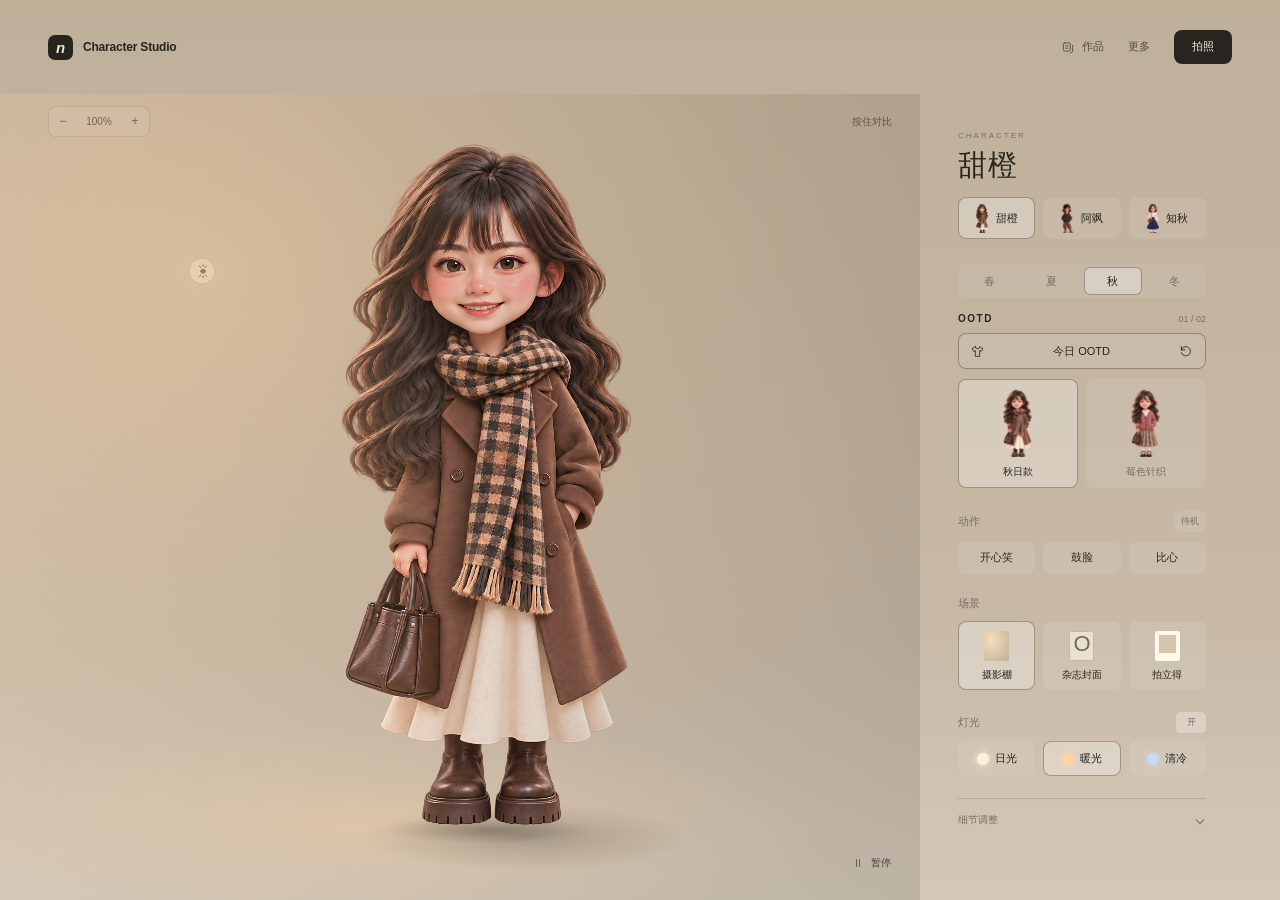
<file: index.html>
<!doctype html>
<html lang="zh-CN">
<head>
  <meta charset="UTF-8">
  <meta name="viewport" content="width=device-width, initial-scale=1">
  <meta name="theme-color" content="#d2c5b3">
  <meta name="description" content="A local character studio. Shape, light and export your character in your browser.">
  <title>甜橙 · Character Studio</title>
  <link rel="icon" href="assets/favicon.svg" type="image/svg+xml">
  <link rel="stylesheet" href="styles.css?v=mobile-v1">
</head>
<body>
  <svg class="icon-definitions" aria-hidden="true" xmlns="http://www.w3.org/2000/svg">
    <symbol id="i-upload" viewBox="0 0 24 24"><path d="M12 16V4m-4 4 4-4 4 4M5 16v4h14v-4"/></symbol>
    <symbol id="i-download" viewBox="0 0 24 24"><path d="M12 4v12m-4-4 4 4 4-4M5 16v4h14v-4"/></symbol>
    <symbol id="i-library" viewBox="0 0 24 24"><rect x="4" y="5" width="12" height="14" rx="2"/><path d="M20 9v10a3 3 0 0 1-3 3M8 10h4m-4 4h4"/></symbol>
    <symbol id="i-play" viewBox="0 0 24 24"><path d="m9 5 11 7-11 7Z"/></symbol>
    <symbol id="i-pause" viewBox="0 0 24 24"><path d="M9 5v14m6-14v14"/></symbol>
    <symbol id="i-reset" viewBox="0 0 24 24"><path d="M4 10a8 8 0 1 1 0 5m0-5V4m0 6h6"/></symbol>
    <symbol id="i-close" viewBox="0 0 24 24"><path d="m6 6 12 12M6 18 18 6"/></symbol>
    <symbol id="i-save" viewBox="0 0 24 24"><path d="M5 3h12l4 4v14H3V3h2m2 0v7h10V3M7 21v-7h10v7"/></symbol>
    <symbol id="i-target" viewBox="0 0 24 24"><circle cx="12" cy="12" r="7"/><path d="M12 2v4m0 12v4M2 12h4m12 0h4"/></symbol>
    <symbol id="i-trash" viewBox="0 0 24 24"><path d="M3 6h18M9 6V3h6v3M6 6l1 15h10l1-15M10 10v7m4-7v7"/></symbol>
    <symbol id="i-outfit" viewBox="0 0 24 24"><path d="m8 3-6 4 3 5 3-2v11h8V10l3 2 3-5-6-4a4 4 0 0 1-8 0Z"/></symbol>
  </svg>

  <header class="toolbar">
    <a class="brand" href="./" aria-label="角色摄影棚首页"><span class="brand-mark">n</span><span>Character Studio</span></a>
    <nav class="toolbar-actions" aria-label="Studio tools">
      <button id="libraryButton" aria-label="作品" class="toolbar-button" type="button"><svg><use href="#i-library"/></svg><span>作品</span><span id="versionCount" class="count" hidden>0</span></button>
      <details class="toolbar-more"><summary>更多</summary><div class="more-menu">
        <button id="uploadButton" type="button">上传角色</button>
        <button id="downloadButton" type="button">人物 PNG</button>
        <button id="saveButton" type="button">保存版本</button>
      </div></details>
      <button id="photoButton" class="save-button" type="button" disabled>拍照</button>
    </nav>
  </header>

  <main class="workspace" aria-label="Character studio">
    <section id="stage" class="stage" aria-label="Character preview">
      <div class="stage-tools">
        <div class="zoom-controls" aria-label="Preview zoom">
          <button id="zoomOut" type="button" aria-label="Zoom out">−</button>
          <button id="zoomReset" type="button" title="Reset zoom"><span id="zoomValue">100%</span></button>
          <button id="zoomIn" type="button" aria-label="Zoom in">+</button>
        </div>
        <button id="compareButton" class="compare-button" type="button" title="Hold to see the original character; keyboard: hold Space">按住对比</button>
      </div>

      <canvas id="previewCanvas" tabindex="0" aria-label="甜美女孩，点击或按回车互动"></canvas>
      <button id="lightHandle" class="light-handle" role="slider" aria-label="灯光位置" aria-valuemin="8" aria-valuemax="92" aria-valuenow="22" title="拖动光源；方向键也可调整" disabled>☀</button>
      <div id="countdown" class="countdown" role="status" aria-live="assertive" hidden></div>
      <div id="headRegion" class="head-region" hidden>
        <div class="head-region-circle" id="headMove" role="slider" tabindex="0" aria-label="Head region position" aria-valuemin="15" aria-valuemax="58" aria-valuenow="34" title="Drag to position the head region; arrow keys adjust it"><span>Head</span></div>
        <button id="headResize" type="button" class="head-handle" aria-label="Resize head region" title="Drag to adjust the head boundary"></button>
      </div>
      <div id="loading" class="loading"><span class="loading-dot"></span>准备中…</div>

      <div class="stage-footer">
        <p id="stageHint" class="sr-only">点击人物互动，拖动光源调整灯光</p>
        <button id="demoButton" class="demo-button" type="button" aria-pressed="false"><svg aria-hidden="true"><use id="demoIcon" href="#i-pause"/></svg><span id="demoLabel">暂停</span></button>
      </div>
    </section>

    <aside class="settings" aria-label="Character controls">
      <div class="settings-title"><p>CHARACTER</p><h1 id="characterName">甜橙</h1><div id="characterPicker" class="character-picker" role="group" aria-label="Choose a character"></div><p id="personality" class="sr-only"></p></div>
      <div id="mobileTabs" class="mobile-tabs" role="tablist" aria-label="摄影棚控制" hidden>
        <button id="mobile-tab-outfits" type="button" role="tab" aria-controls="mobile-panel-outfits" aria-selected="true">穿搭</button>
        <button id="mobile-tab-responses" type="button" role="tab" aria-controls="mobile-panel-responses" aria-selected="false" tabindex="-1">动作</button>
        <button id="mobile-tab-atmosphere" type="button" role="tab" aria-controls="mobile-panel-atmosphere" aria-selected="false" tabindex="-1">氛围</button>
      </div>
      <div id="mobile-panel-outfits" class="mobile-panel">
      <section id="wardrobe" class="wardrobe" aria-label="OOTD outfits" aria-busy="false">
        <div id="seasonPicker" class="season-picker" role="group" aria-label="选择季节"></div>
        <div class="wardrobe-heading"><h2>OOTD</h2><span id="outfitCounter">—</span></div>
        <button id="outfitButton" class="outfit-button" type="button" disabled><svg><use href="#i-outfit"/></svg><span>今日 OOTD</span><svg class="outfit-arrow" aria-hidden="true"><use href="#i-reset"/></svg></button>
        <div id="outfitList" class="outfit-list" role="group" aria-label="Choose an outfit"></div>
        <p id="outfitStatus" class="outfit-status sr-only" role="status" aria-live="polite">秋日款 · Autumn layers</p>
      </section>
      </div>
      <div id="mobile-panel-responses" class="mobile-panel">
      <section id="responseSection" class="studio-section" aria-label="角色回应">
        <div class="section-heading"><h2>动作</h2><button id="idleButton" type="button" aria-pressed="true">待机开启</button></div>
        <div id="responseButtons" class="segmented" role="group" aria-label="选择人物回应"></div>
        <p id="responseStatus" class="section-note sr-only" role="status" aria-live="polite">待机 · 呼吸与眨眼</p>
      </section>
      </div>
      <div id="mobile-panel-atmosphere" class="mobile-panel">
      <section class="studio-section" aria-label="摄影场景">
        <div class="section-heading"><h2>场景</h2></div>
        <div id="sceneButtons" class="scene-buttons" role="group" aria-label="选择场景">
          <button type="button" data-scene="studio" aria-pressed="true"><i class="scene-icon scene-studio"></i>摄影棚</button>
          <button type="button" data-scene="magazine" aria-pressed="false"><i class="scene-icon scene-magazine" aria-hidden="true">O</i>杂志封面</button>
          <button type="button" data-scene="polaroid" aria-pressed="false"><i class="scene-icon scene-polaroid"></i>拍立得</button>
        </div>
      </section>
      <fieldset class="palette-control studio-light"><legend>灯光 <button id="lightToggle" type="button" aria-pressed="true" aria-label="切换灯光">开</button></legend>
        <div id="lightPresets" class="light-presets" role="group" aria-label="灯光风格">
          <button type="button" data-light="day" aria-pressed="false"><i style="--light:#fff1d8"></i>日光</button>
          <button type="button" data-light="warm" aria-pressed="true"><i style="--light:#ffd4a4"></i>暖光</button>
          <button type="button" data-light="cool" aria-pressed="false"><i style="--light:#c6d9ed"></i>清冷</button>
        </div>
      </fieldset>
      <details id="advancedSettings" class="advanced-settings"><summary>细节调整</summary>
      <div class="advanced-light">
        <div id="lightPalette" class="palette" aria-label="自定义光色"></div>
        <label class="intensity-control" for="lightIntensity"><span>亮度</span><input id="lightIntensity" type="range" min="0" max="100" value="55" aria-label="灯光亮度"></label>
        <div class="light-directions"><button id="leftLight" type="button" aria-pressed="true">左侧</button><button id="rightLight" type="button" aria-pressed="false">右侧</button><span id="lightPosition" class="sr-only"></span></div>
      </div>
      <div class="daily-locks"><label><input id="lockOutfit" type="checkbox">固定穿搭</label><label><input id="lockScene" type="checkbox">固定场景</label></div>
      <button id="outfitCompare" type="button" class="detail-button">对比穿搭</button>
      <div class="range-control">
        <div class="control-heading"><label for="headSize">头部</label><button id="headRegionButton" class="small-icon-button" type="button" aria-label="Adjust head region" aria-pressed="false" title="Adjust the head region"><svg><use href="#i-target"/></svg></button></div>
        <input id="headSize" type="range" min="-100" max="100" value="0" aria-label="头部">
        <div class="range-endpoints"><span>小</span><span>大</span></div>
      </div>
      <div class="range-control">
        <div class="control-heading"><label for="bodyShape">身形</label><output id="bodyShapeOutput" for="bodyShape"></output></div>
        <input id="bodyShape" type="range" min="-100" max="100" value="0" aria-label="身形">
        <div class="range-endpoints"><span>纤细</span><span>饱满</span></div>
      </div>
      <div class="range-control">
        <div class="control-heading"><label for="height">身高</label><output id="heightOutput" for="height"></output></div>
        <input id="height" type="range" min="-100" max="100" value="0" aria-label="身高">
        <div class="range-endpoints"><span>矮</span><span>高</span></div>
      </div>

      <fieldset class="palette-control background-control"><legend>底色与 PNG 背景</legend><div id="backgroundPalette" class="palette"></div></fieldset>
      <button id="resetButton" class="reset-button" type="button"><svg><use href="#i-reset"/></svg>恢复原样</button>
      </details>
      </div>
    </aside>
  </main>
  <div id="cameraControls" class="camera-controls" hidden>
    <div id="cameraResponses" class="segmented" role="group" aria-label="拍照动作"></div>
    <button id="exitCamera" type="button">← 返回</button>
    <div class="segmented" role="group" aria-label="拍照构图"><button id="fullCrop" type="button" aria-pressed="true">全身</button><button id="halfCrop" type="button" aria-pressed="false">半身</button></div>
    <details class="camera-options"><summary>构图</summary><div class="camera-popover">
      <div class="segmented" role="group" aria-label="照片比例"><button type="button" data-ratio="portrait" aria-pressed="true">4:5</button><button type="button" data-ratio="square" aria-pressed="false">1:1</button><button type="button" data-ratio="wallpaper" aria-pressed="false">9:16</button></div>
      <label class="intensity-control">大小<input id="photoScale" type="range" min="75" max="120" value="100" aria-label="人物大小"></label>
      <input id="photoCaption" type="text" maxlength="26" placeholder="照片标题" aria-label="照片标题">
      <div class="caption-options"><label><input id="photoDate" type="checkbox">日期</label><button id="resetComposition" type="button">居中</button></div>
    </div></details>
    <button id="captureButton" class="save-button" type="button">● 拍摄</button>
    <button id="cancelCapture" type="button" hidden>取消</button>
  </div>
  <dialog id="photoDialog" class="photo-dialog" aria-labelledby="photoTitle">
    <div class="library-header"><div><p>YOUR OOTD</p><h2 id="photoTitle">这一刻</h2></div><button id="closePhoto" class="small-icon-button" type="button" aria-label="关闭照片"><svg><use href="#i-close"/></svg></button></div>
    <img id="photoResult" alt="角色照片">
    <div class="photo-actions"><button id="retakePhoto" class="secondary-button" type="button">调整重拍</button><button id="savePhoto" class="secondary-button" type="button">收藏</button><button id="downloadPhoto" class="save-button" type="button">下载照片</button></div>

  </dialog>

  <dialog id="libraryDialog" class="library-dialog" aria-labelledby="libraryTitle">
    <div class="library-header"><div><p>COLLECTION</p><h2 id="libraryTitle">作品</h2></div><button id="closeLibrary" class="small-icon-button" type="button" aria-label="Close saved versions"><svg><use href="#i-close"/></svg></button></div>
    <div class="library-tabs segmented" role="group" aria-label="作品分类"><button type="button" data-library="photos" aria-pressed="true">照片</button><button type="button" data-library="versions" aria-pressed="false">版本</button><button type="button" data-library="characters" aria-pressed="false">角色</button></div>
    <div id="libraryList" class="library-list"></div>

  </dialog>
  <dialog id="outfitCompareDialog" class="outfit-compare-dialog" aria-labelledby="compareTitle"><div class="library-header"><h2 id="compareTitle">穿搭</h2><button id="closeOutfitCompare" class="small-icon-button" type="button" aria-label="关闭穿搭对比"><svg><use href="#i-close"/></svg></button></div><div id="outfitCompareList" class="outfit-compare-list"></div></dialog>
  <input id="fileInput" type="file" accept="image/png,image/jpeg,image/webp" hidden>
  <input id="customLight" type="color" value="#b28eff" class="hidden-color" tabindex="-1" aria-label="Custom light colour">
  <a id="downloadLink" hidden download="sweet-girl.png">Download prepared PNG</a>
  <img id="exportImage" hidden alt="Prepared PNG export">
  <div id="toast" class="toast" role="status" aria-live="polite" hidden></div>
  <noscript><p class="noscript">Enable JavaScript to use the character studio.</p></noscript>
  <script id="studioBootstrap">
    (async function () {
      // Load dependencies in order so a dropped request cannot start an incomplete app.
      const files=['js/mobile-layout.js','js/model.js','js/renderer.js','js/storage.js','js/wardrobe.js','js/studio-model.js','js/studio-effects.js','js/studio-controller.js','js/app.js'];
      function load(src) {
        return new Promise((resolve,reject) => {
          const script=document.createElement('script');let settled=false;
          const finish=success => {
            if(settled)return;settled=true;clearTimeout(timer);
            if(success)resolve();else{script.remove();reject(new Error('Script load failed: '+src));}
          };
          const timer=setTimeout(()=>finish(false),8000);
          script.src=src;script.onload=()=>finish(true);script.onerror=()=>finish(false);
          document.head.appendChild(script);
        });
      }
      try {
        for(const file of files) {
          for(let attempt=0;attempt<3;attempt++) {
            try{await load(file+(attempt?'?retry='+attempt+'&t='+Date.now():''));break;}
            catch(error){if(attempt===2)throw error;}
          }
        }
      } catch(error) {
        console.error(error);
        const loading=document.getElementById('loading'),reload=document.createElement('button');
        reload.type='button';reload.textContent='重新加载';reload.className='save-button';reload.onclick=()=>location.reload();
        loading.setAttribute('role','alert');loading.replaceChildren(document.createTextNode('加载未完成'),reload);
      }
    })();
  </script>
</body>
</html>
</file>
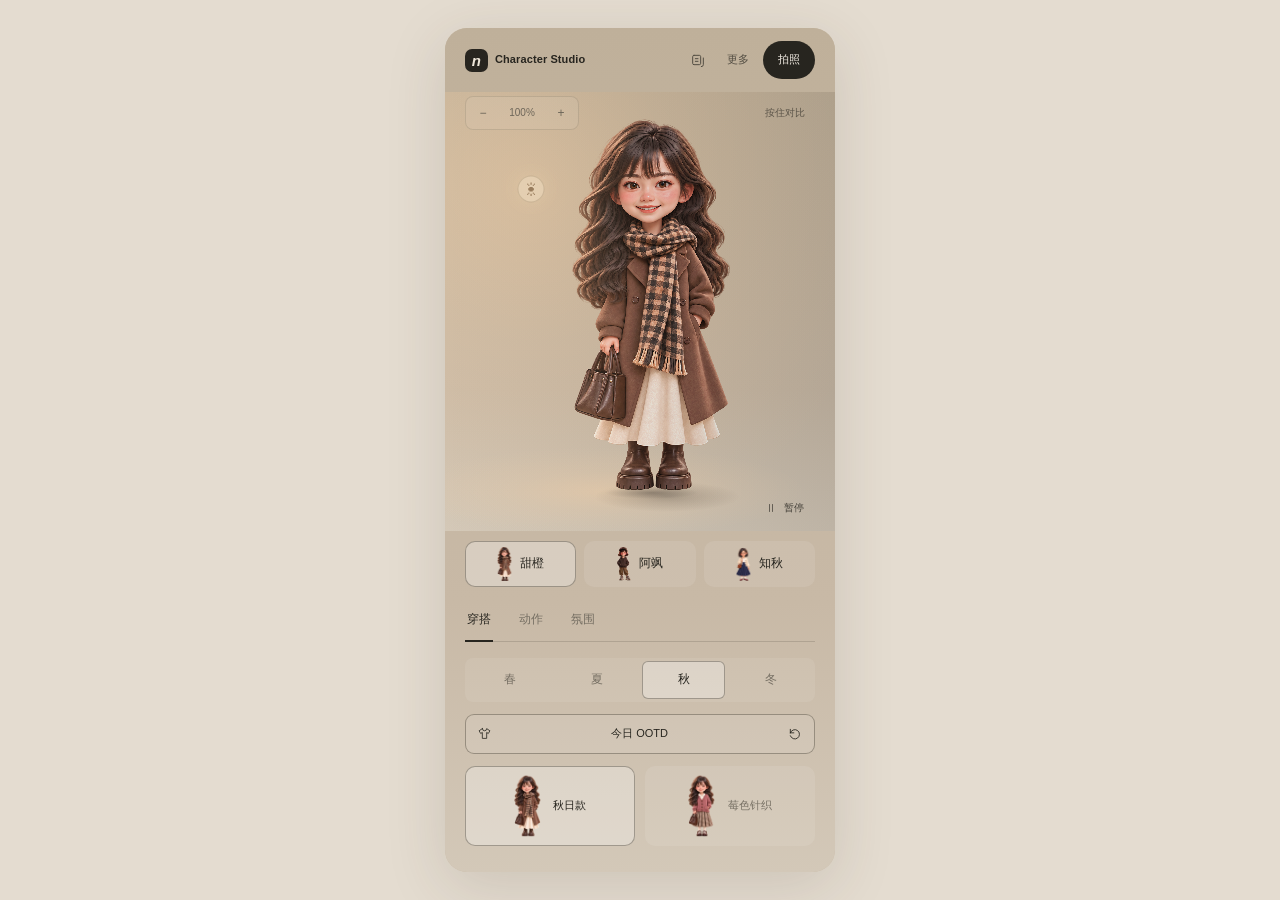
<file: previews/mobile/index.html>
<!doctype html>
<html lang="zh-CN"><meta charset="utf-8"><meta name="viewport" content="width=device-width,initial-scale=1"><title>手机排布预览 · Character Studio</title>
<style>html,body{margin:0;background:#e4dcd0;min-height:100%;font-family:Arial,sans-serif}body{display:grid;place-items:center;min-height:100svh}iframe{display:block;width:390px;height:844px;max-width:100vw;border:0;border-radius:22px;box-shadow:0 14px 60px #45372826;margin:24px 0}@media(max-width:600px){iframe{width:100vw;height:100svh;border-radius:0;margin:0;box-shadow:none}}</style>
<iframe src="studio.html" title="手机穿搭摄影棚预览"></iframe>
</html>
</file>
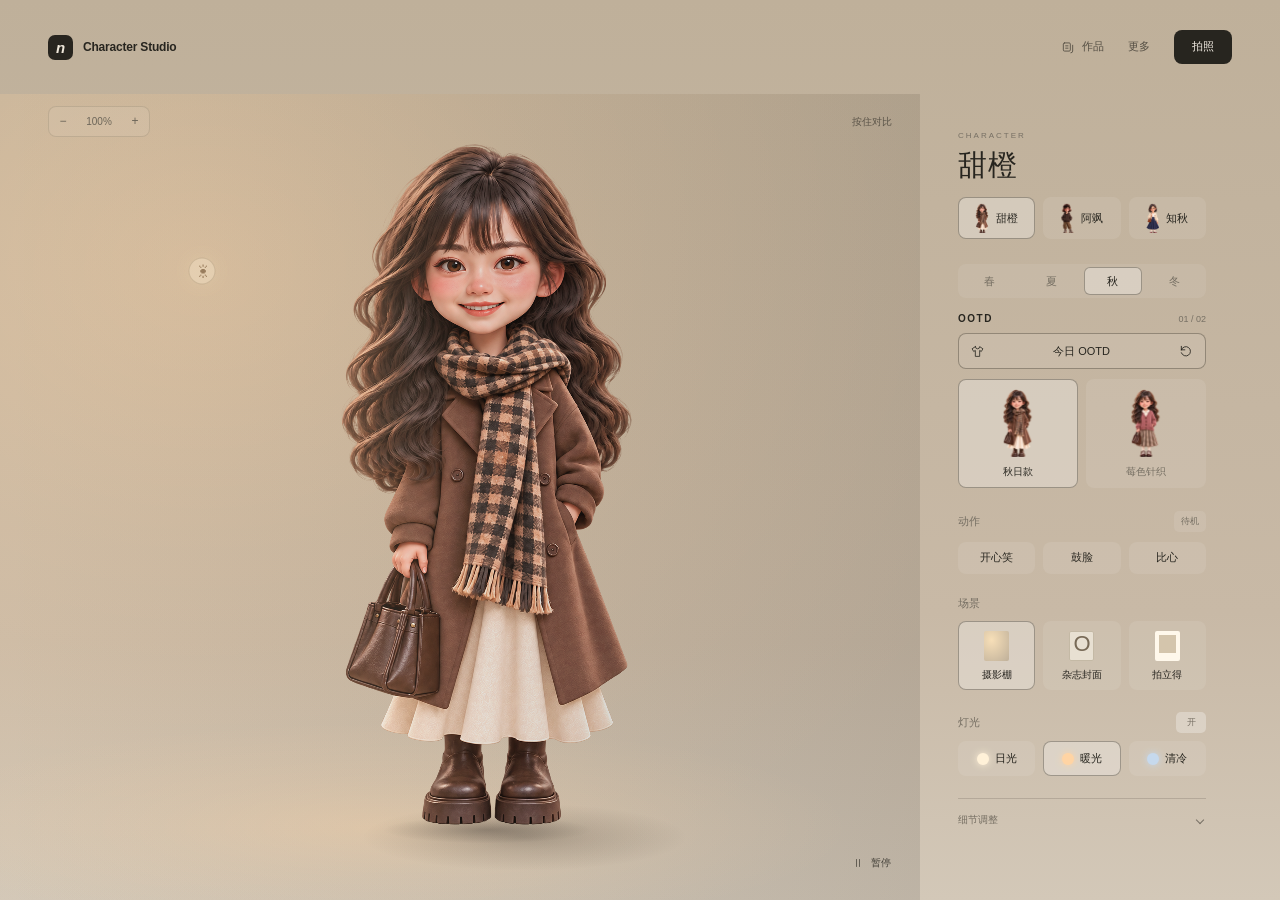
<file: previews/mobile/studio.html>
<!doctype html>
<html lang="zh-CN">
<head>
  <meta charset="UTF-8">
  <base href="../../">
  <meta name="viewport" content="width=device-width, initial-scale=1">
  <meta name="theme-color" content="#d2c5b3">
  <meta name="description" content="A local character studio. Shape, light and export your character in your browser.">
  <title>手机排布预览 · Character Studio</title>
  <link rel="icon" href="assets/favicon.svg" type="image/svg+xml">
  <link rel="stylesheet" href="styles.css?v=mobile-v1">
</head>
<body>
  <svg class="icon-definitions" aria-hidden="true" xmlns="http://www.w3.org/2000/svg">
    <symbol id="i-upload" viewBox="0 0 24 24"><path d="M12 16V4m-4 4 4-4 4 4M5 16v4h14v-4"/></symbol>
    <symbol id="i-download" viewBox="0 0 24 24"><path d="M12 4v12m-4-4 4 4 4-4M5 16v4h14v-4"/></symbol>
    <symbol id="i-library" viewBox="0 0 24 24"><rect x="4" y="5" width="12" height="14" rx="2"/><path d="M20 9v10a3 3 0 0 1-3 3M8 10h4m-4 4h4"/></symbol>
    <symbol id="i-play" viewBox="0 0 24 24"><path d="m9 5 11 7-11 7Z"/></symbol>
    <symbol id="i-pause" viewBox="0 0 24 24"><path d="M9 5v14m6-14v14"/></symbol>
    <symbol id="i-reset" viewBox="0 0 24 24"><path d="M4 10a8 8 0 1 1 0 5m0-5V4m0 6h6"/></symbol>
    <symbol id="i-close" viewBox="0 0 24 24"><path d="m6 6 12 12M6 18 18 6"/></symbol>
    <symbol id="i-save" viewBox="0 0 24 24"><path d="M5 3h12l4 4v14H3V3h2m2 0v7h10V3M7 21v-7h10v7"/></symbol>
    <symbol id="i-target" viewBox="0 0 24 24"><circle cx="12" cy="12" r="7"/><path d="M12 2v4m0 12v4M2 12h4m12 0h4"/></symbol>
    <symbol id="i-trash" viewBox="0 0 24 24"><path d="M3 6h18M9 6V3h6v3M6 6l1 15h10l1-15M10 10v7m4-7v7"/></symbol>
    <symbol id="i-outfit" viewBox="0 0 24 24"><path d="m8 3-6 4 3 5 3-2v11h8V10l3 2 3-5-6-4a4 4 0 0 1-8 0Z"/></symbol>
  </svg>

  <header class="toolbar">
    <a class="brand" href="previews/mobile/studio.html" aria-label="角色摄影棚首页"><span class="brand-mark">n</span><span>Character Studio</span></a>
    <nav class="toolbar-actions" aria-label="Studio tools">
      <button id="libraryButton" aria-label="作品" class="toolbar-button" type="button"><svg><use href="#i-library"/></svg><span>作品</span><span id="versionCount" class="count" hidden>0</span></button>
      <details class="toolbar-more"><summary>更多</summary><div class="more-menu">
        <button id="uploadButton" type="button">上传角色</button>
        <button id="downloadButton" type="button">人物 PNG</button>
        <button id="saveButton" type="button">保存版本</button>
      </div></details>
      <button id="photoButton" class="save-button" type="button" disabled>拍照</button>
    </nav>
  </header>

  <main class="workspace" aria-label="Character studio">
    <section id="stage" class="stage" aria-label="Character preview">
      <div class="stage-tools">
        <div class="zoom-controls" aria-label="Preview zoom">
          <button id="zoomOut" type="button" aria-label="Zoom out">−</button>
          <button id="zoomReset" type="button" title="Reset zoom"><span id="zoomValue">100%</span></button>
          <button id="zoomIn" type="button" aria-label="Zoom in">+</button>
        </div>
        <button id="compareButton" class="compare-button" type="button" title="Hold to see the original character; keyboard: hold Space">按住对比</button>
      </div>

      <canvas id="previewCanvas" tabindex="0" aria-label="甜美女孩，点击或按回车互动"></canvas>
      <button id="lightHandle" class="light-handle" role="slider" aria-label="灯光位置" aria-valuemin="8" aria-valuemax="92" aria-valuenow="22" title="拖动光源；方向键也可调整" disabled>☀</button>
      <div id="countdown" class="countdown" role="status" aria-live="assertive" hidden></div>
      <div id="headRegion" class="head-region" hidden>
        <div class="head-region-circle" id="headMove" role="slider" tabindex="0" aria-label="Head region position" aria-valuemin="15" aria-valuemax="58" aria-valuenow="34" title="Drag to position the head region; arrow keys adjust it"><span>Head</span></div>
        <button id="headResize" type="button" class="head-handle" aria-label="Resize head region" title="Drag to adjust the head boundary"></button>
      </div>
      <div id="loading" class="loading"><span class="loading-dot"></span>准备中…</div>

      <div class="stage-footer">
        <p id="stageHint" class="sr-only">点击人物互动，拖动光源调整灯光</p>
        <button id="demoButton" class="demo-button" type="button" aria-pressed="false"><svg aria-hidden="true"><use id="demoIcon" href="#i-pause"/></svg><span id="demoLabel">暂停</span></button>
      </div>
    </section>

    <aside class="settings" aria-label="Character controls">
      <div class="settings-title"><p>CHARACTER</p><h1 id="characterName">甜橙</h1><div id="characterPicker" class="character-picker" role="group" aria-label="Choose a character"></div><p id="personality" class="sr-only"></p></div>
      <div id="mobileTabs" class="mobile-tabs" role="tablist" aria-label="摄影棚控制" hidden>
        <button id="mobile-tab-outfits" type="button" role="tab" aria-controls="mobile-panel-outfits" aria-selected="true">穿搭</button>
        <button id="mobile-tab-responses" type="button" role="tab" aria-controls="mobile-panel-responses" aria-selected="false" tabindex="-1">动作</button>
        <button id="mobile-tab-atmosphere" type="button" role="tab" aria-controls="mobile-panel-atmosphere" aria-selected="false" tabindex="-1">氛围</button>
      </div>
      <div id="mobile-panel-outfits" class="mobile-panel">
      <section id="wardrobe" class="wardrobe" aria-label="OOTD outfits" aria-busy="false">
        <div id="seasonPicker" class="season-picker" role="group" aria-label="选择季节"></div>
        <div class="wardrobe-heading"><h2>OOTD</h2><span id="outfitCounter">—</span></div>
        <button id="outfitButton" class="outfit-button" type="button" disabled><svg><use href="#i-outfit"/></svg><span>今日 OOTD</span><svg class="outfit-arrow" aria-hidden="true"><use href="#i-reset"/></svg></button>
        <div id="outfitList" class="outfit-list" role="group" aria-label="Choose an outfit"></div>
        <p id="outfitStatus" class="outfit-status sr-only" role="status" aria-live="polite">秋日款 · Autumn layers</p>
      </section>
      </div>
      <div id="mobile-panel-responses" class="mobile-panel">
      <section id="responseSection" class="studio-section" aria-label="角色回应">
        <div class="section-heading"><h2>动作</h2><button id="idleButton" type="button" aria-pressed="true">待机开启</button></div>
        <div id="responseButtons" class="segmented" role="group" aria-label="选择人物回应"></div>
        <p id="responseStatus" class="section-note sr-only" role="status" aria-live="polite">待机 · 呼吸与眨眼</p>
      </section>
      </div>
      <div id="mobile-panel-atmosphere" class="mobile-panel">
      <section class="studio-section" aria-label="摄影场景">
        <div class="section-heading"><h2>场景</h2></div>
        <div id="sceneButtons" class="scene-buttons" role="group" aria-label="选择场景">
          <button type="button" data-scene="studio" aria-pressed="true"><i class="scene-icon scene-studio"></i>摄影棚</button>
          <button type="button" data-scene="magazine" aria-pressed="false"><i class="scene-icon scene-magazine" aria-hidden="true">O</i>杂志封面</button>
          <button type="button" data-scene="polaroid" aria-pressed="false"><i class="scene-icon scene-polaroid"></i>拍立得</button>
        </div>
      </section>
      <fieldset class="palette-control studio-light"><legend>灯光 <button id="lightToggle" type="button" aria-pressed="true" aria-label="切换灯光">开</button></legend>
        <div id="lightPresets" class="light-presets" role="group" aria-label="灯光风格">
          <button type="button" data-light="day" aria-pressed="false"><i style="--light:#fff1d8"></i>日光</button>
          <button type="button" data-light="warm" aria-pressed="true"><i style="--light:#ffd4a4"></i>暖光</button>
          <button type="button" data-light="cool" aria-pressed="false"><i style="--light:#c6d9ed"></i>清冷</button>
        </div>
      </fieldset>
      <details id="advancedSettings" class="advanced-settings"><summary>细节调整</summary>
      <div class="advanced-light">
        <div id="lightPalette" class="palette" aria-label="自定义光色"></div>
        <label class="intensity-control" for="lightIntensity"><span>亮度</span><input id="lightIntensity" type="range" min="0" max="100" value="55" aria-label="灯光亮度"></label>
        <div class="light-directions"><button id="leftLight" type="button" aria-pressed="true">左侧</button><button id="rightLight" type="button" aria-pressed="false">右侧</button><span id="lightPosition" class="sr-only"></span></div>
      </div>
      <div class="daily-locks"><label><input id="lockOutfit" type="checkbox">固定穿搭</label><label><input id="lockScene" type="checkbox">固定场景</label></div>
      <button id="outfitCompare" type="button" class="detail-button">对比穿搭</button>
      <div class="range-control">
        <div class="control-heading"><label for="headSize">头部</label><button id="headRegionButton" class="small-icon-button" type="button" aria-label="Adjust head region" aria-pressed="false" title="Adjust the head region"><svg><use href="#i-target"/></svg></button></div>
        <input id="headSize" type="range" min="-100" max="100" value="0" aria-label="头部">
        <div class="range-endpoints"><span>小</span><span>大</span></div>
      </div>
      <div class="range-control">
        <div class="control-heading"><label for="bodyShape">身形</label><output id="bodyShapeOutput" for="bodyShape"></output></div>
        <input id="bodyShape" type="range" min="-100" max="100" value="0" aria-label="身形">
        <div class="range-endpoints"><span>纤细</span><span>饱满</span></div>
      </div>
      <div class="range-control">
        <div class="control-heading"><label for="height">身高</label><output id="heightOutput" for="height"></output></div>
        <input id="height" type="range" min="-100" max="100" value="0" aria-label="身高">
        <div class="range-endpoints"><span>矮</span><span>高</span></div>
      </div>

      <fieldset class="palette-control background-control"><legend>底色与 PNG 背景</legend><div id="backgroundPalette" class="palette"></div></fieldset>
      <button id="resetButton" class="reset-button" type="button"><svg><use href="#i-reset"/></svg>恢复原样</button>
      </details>
      </div>
    </aside>
  </main>
  <div id="cameraControls" class="camera-controls" hidden>
    <div id="cameraResponses" class="segmented" role="group" aria-label="拍照动作"></div>
    <button id="exitCamera" type="button">← 返回</button>
    <div class="segmented" role="group" aria-label="拍照构图"><button id="fullCrop" type="button" aria-pressed="true">全身</button><button id="halfCrop" type="button" aria-pressed="false">半身</button></div>
    <details class="camera-options"><summary>构图</summary><div class="camera-popover">
      <div class="segmented" role="group" aria-label="照片比例"><button type="button" data-ratio="portrait" aria-pressed="true">4:5</button><button type="button" data-ratio="square" aria-pressed="false">1:1</button><button type="button" data-ratio="wallpaper" aria-pressed="false">9:16</button></div>
      <label class="intensity-control">大小<input id="photoScale" type="range" min="75" max="120" value="100" aria-label="人物大小"></label>
      <input id="photoCaption" type="text" maxlength="26" placeholder="照片标题" aria-label="照片标题">
      <div class="caption-options"><label><input id="photoDate" type="checkbox">日期</label><button id="resetComposition" type="button">居中</button></div>
    </div></details>
    <button id="captureButton" class="save-button" type="button">● 拍摄</button>
    <button id="cancelCapture" type="button" hidden>取消</button>
  </div>
  <dialog id="photoDialog" class="photo-dialog" aria-labelledby="photoTitle">
    <div class="library-header"><div><p>YOUR OOTD</p><h2 id="photoTitle">这一刻</h2></div><button id="closePhoto" class="small-icon-button" type="button" aria-label="关闭照片"><svg><use href="#i-close"/></svg></button></div>
    <img id="photoResult" alt="角色照片">
    <div class="photo-actions"><button id="retakePhoto" class="secondary-button" type="button">调整重拍</button><button id="savePhoto" class="secondary-button" type="button">收藏</button><button id="downloadPhoto" class="save-button" type="button">下载照片</button></div>

  </dialog>

  <dialog id="libraryDialog" class="library-dialog" aria-labelledby="libraryTitle">
    <div class="library-header"><div><p>COLLECTION</p><h2 id="libraryTitle">作品</h2></div><button id="closeLibrary" class="small-icon-button" type="button" aria-label="Close saved versions"><svg><use href="#i-close"/></svg></button></div>
    <div class="library-tabs segmented" role="group" aria-label="作品分类"><button type="button" data-library="photos" aria-pressed="true">照片</button><button type="button" data-library="versions" aria-pressed="false">版本</button><button type="button" data-library="characters" aria-pressed="false">角色</button></div>
    <div id="libraryList" class="library-list"></div>

  </dialog>
  <dialog id="outfitCompareDialog" class="outfit-compare-dialog" aria-labelledby="compareTitle"><div class="library-header"><h2 id="compareTitle">穿搭</h2><button id="closeOutfitCompare" class="small-icon-button" type="button" aria-label="关闭穿搭对比"><svg><use href="#i-close"/></svg></button></div><div id="outfitCompareList" class="outfit-compare-list"></div></dialog>
  <input id="fileInput" type="file" accept="image/png,image/jpeg,image/webp" hidden>
  <input id="customLight" type="color" value="#b28eff" class="hidden-color" tabindex="-1" aria-label="Custom light colour">
  <a id="downloadLink" hidden download="sweet-girl.png">Download prepared PNG</a>
  <img id="exportImage" hidden alt="Prepared PNG export">
  <div id="toast" class="toast" role="status" aria-live="polite" hidden></div>
  <noscript><p class="noscript">Enable JavaScript to use the character studio.</p></noscript>
  <script id="studioBootstrap">
    (async function () {
      // Load dependencies in order so a dropped request cannot start an incomplete app.
      const files=['js/mobile-layout.js','js/model.js','js/renderer.js','js/storage.js','js/wardrobe.js','js/studio-model.js','js/studio-effects.js','js/studio-controller.js','js/app.js'];
      function load(src) {
        return new Promise((resolve,reject) => {
          const script=document.createElement('script');let settled=false;
          const finish=success => {
            if(settled)return;settled=true;clearTimeout(timer);
            if(success)resolve();else{script.remove();reject(new Error('Script load failed: '+src));}
          };
          const timer=setTimeout(()=>finish(false),8000);
          script.src=src;script.onload=()=>finish(true);script.onerror=()=>finish(false);
          document.head.appendChild(script);
        });
      }
      try {
        for(const file of files) {
          for(let attempt=0;attempt<3;attempt++) {
            try{await load(file+(attempt?'?retry='+attempt+'&t='+Date.now():''));break;}
            catch(error){if(attempt===2)throw error;}
          }
        }
      } catch(error) {
        console.error(error);
        const loading=document.getElementById('loading'),reload=document.createElement('button');
        reload.type='button';reload.textContent='重新加载';reload.className='save-button';reload.onclick=()=>location.reload();
        loading.setAttribute('role','alert');loading.replaceChildren(document.createTextNode('加载未完成'),reload);
      }
    })();
  </script>
</body>
</html>
</file>
<file: styles.css>
:root { --font-sans: -apple-system, BlinkMacSystemFont, "Segoe UI", "PingFang SC", "Microsoft YaHei", "Noto Sans CJK SC", Arial, sans-serif; color-scheme: light; --ink: #27251f; --muted: #777064; --soft: #928c7f; --studio-top: #cbbbA5; --studio-middle: #d2c5b3; --studio-floor: #e4dfd5; --line: rgba(48,42,32,.16); }
* { box-sizing: border-box; }
[hidden] { display: none !important; }
html, body { margin: 0; min-width: 900px; min-height: 100%; }
body { font: 12px/1.4 var(--font-sans); color: var(--ink); background: var(--studio-middle); overflow-x: hidden; }
body::before { content: ""; position: fixed; inset: 0; z-index: -1; background: linear-gradient(180deg, var(--studio-top) 0%, var(--studio-middle) 68%, var(--studio-floor) 100%); }
button, input, select, textarea { font: inherit; }
button { color: inherit; cursor: pointer; -webkit-tap-highlight-color: transparent; }
button:disabled { cursor: wait; opacity: .5; }
button, a, input { outline-offset: 5px; }
:focus-visible { outline: 2px solid currentColor; }
button { border: 0; background: none; }
svg { width: 16px; height: 16px; fill: none; stroke: currentColor; stroke-width: 1.5; stroke-linecap: round; stroke-linejoin: round; flex-shrink: 0; }
.icon-definitions { position: absolute; width: 0; height: 0; overflow: hidden; }
.toolbar { position: relative; z-index: 5; height: 94px; padding: 0 48px; display: flex; justify-content: space-between; align-items: center; gap: 24px; }
.brand { display: inline-flex; align-items: center; gap: 10px; color: inherit; text-decoration: none; font-size: 12px; font-weight: 600; letter-spacing: -.2px; }
.brand-mark { font-size: 15px; color: #eee6d9; background: #28251f; border-radius: 7px; width: 25px; height: 25px; display: grid; place-items: center; font-style: italic; font-family: var(--font-sans); }
.toolbar-actions { display: flex; align-items: center; gap: 23px; }
.toolbar-button { display: inline-flex; align-items: center; gap: 7px; padding: 8px 0; font-size: 11px; opacity: .7; transition: opacity .15s; }
.toolbar-button:hover { opacity: 1; }
.toolbar-button svg { width: 14px; height: 14px; }
.count { background: rgba(0,0,0,.1); min-width: 16px; height: 16px; border-radius: 5px; font-size: 9px; display: grid; place-items: center; }
.save-button { background: var(--ink); color: #f4eee5; border-radius: 9px; padding: 9px 16px; font-size: 11px; transition: transform .15s, opacity .15s; }
.save-button:hover { transform: translateY(-1px); opacity: .85; }
.workspace { position: relative; height: calc(100svh - 94px); min-height: 626px; }
.stage { position: absolute; left: 0; top: 0; bottom: 0; right: 360px; isolation: isolate; }
#previewCanvas { display: block; width: 100%; height: 100%; }
.stage-tools { position: absolute; top: 12px; left: 48px; right: 18px; display: flex; justify-content: space-between; align-items: center; z-index: 3; }
.zoom-controls { display: inline-flex; align-items: center; border: 1px solid rgba(47,40,29,.12); background: rgba(255,255,255,.07); border-radius: 8px; }
.zoom-controls button { min-width: 28px; height: 29px; padding: 0 7px; color: #6d6659; }
.zoom-controls button:nth-child(2) { min-width: 44px; font-size: 10px; font-variant-numeric: tabular-nums; }
.zoom-controls button:hover { background: rgba(255,255,255,.15); }
.compare-button { font-size: 10px; opacity: .62; padding: 7px 10px; border-radius: 6px; }
.compare-button:hover, .compare-button.is-held { background: rgba(255,255,255,.23); opacity: 1; }
.settings { position: absolute; width: 254px; right: 68px; top: 50%; transform: translateY(-50%); z-index: 4; }
.settings-title { margin-bottom: 22px; }
.settings-title p { font-size: 10px; font-weight: 600; margin: 0 0 4px; letter-spacing: -.1px; }
.settings-title h1 { font-size: 18px; font-weight: 700; letter-spacing: -.6px; margin: 0; line-height: 1.25; }
.character-picker { display: grid; grid-template-columns: repeat(3, minmax(0, 1fr)); gap: 6px; margin-top: 8px; }
.character-choice { display: flex; align-items: center; justify-content: center; gap: 3px; width: 100%; min-width: 0; height: 26px; padding: 2px 4px; border: 1px solid var(--line); border-radius: 6px; font-size: 9px; white-space: nowrap; background: rgba(255,255,255,.08); }
.character-choice img { width: 18px; height: 21px; object-fit: contain; }
.character-choice:hover { background: rgba(255,255,255,.2); }
.character-choice[aria-pressed="true"] { border-color: var(--ink); background: rgba(255,255,255,.25); }
.wardrobe { margin: 0 0 18px; }
.season-picker { display: grid; grid-template-columns: repeat(4, minmax(0, 1fr)); gap: 4px; margin-bottom: 14px; padding: 3px; border-radius: 8px; background: #ffffff14; }
.season-picker button { height: 28px; border: 1px solid transparent; border-radius: 6px; color: var(--muted); font-size: 11px; transition: background .15s, color .15s; }
.season-picker button:hover { color: var(--ink); background: #ffffff18; }
.season-picker button[aria-pressed="true"] { color: var(--ink); border-color: var(--control-border, #a89b8840); background: var(--control-selected, #ffffff30); }
.season-picker button:focus-visible { outline: 2px solid var(--ink); outline-offset: 2px; }
.wardrobe-heading { display: flex; justify-content: space-between; align-items: center; margin-bottom: 7px; }
.wardrobe-heading h2 { margin: 0; font-size: 10px; letter-spacing: 1.5px; font-weight: 600; }
.wardrobe-heading > span { font-size: 9px; color: var(--muted); font-variant-numeric: tabular-nums; }
.outfit-button { width: 100%; display: flex; align-items: center; justify-content: center; gap: 7px; height: 32px; background: var(--ink); color: #f4eee5; border-radius: 8px; font-size: 11px; transition: opacity .15s; }
.outfit-button:hover { opacity: .85; }
.outfit-button svg { width: 13px; height: 13px; }
.outfit-arrow { margin-left: auto; font-size: 15px; }
.outfit-button > svg { margin-right: auto; }
.outfit-list { display: grid; grid-template-columns: repeat(3, 1fr); gap: 6px; margin-top: 7px; }
.outfit-card { display: block; width: 100%; min-width: 0; padding: 5px 3px 4px; border: 1px solid var(--line); border-radius: 8px; background: rgba(255,255,255,.1); transition: border-color .15s, background .15s; }
.outfit-card:hover { background: rgba(255,255,255,.23); }
.outfit-card[aria-pressed="true"] { border-color: var(--ink); background: rgba(255,255,255,.25); }
.outfit-card[aria-busy="true"], .character-choice[aria-busy="true"] { border-style: dashed; }
.outfit-card img { display: block; margin: 0 auto 3px; width: 44px; height: 54px; object-fit: contain; }
.outfit-card span { display: block; font-size: 9px; }
.outfit-status { margin: 6px 0 0; font-size: 9px; color: var(--muted); }
.is-dark .outfit-button { color: #333; }
.wardrobe[aria-busy="true"] .outfit-arrow { animation: outfit-spin .8s linear infinite; }
@keyframes outfit-spin { to { transform: rotate(360deg); } }
.range-control { margin-bottom: 20px; }
.control-heading { display: flex; align-items: center; justify-content: space-between; height: 18px; margin-bottom: 6px; }
.control-heading label, legend { font-size: 11px; font-weight: 500; }
.control-heading output { font-size: 9px; color: var(--muted); font-variant-numeric: tabular-nums; }
.small-icon-button { display: grid; place-items: center; width: 27px; height: 27px; border-radius: 6px; opacity: .5; }
.small-icon-button:hover, .small-icon-button[aria-pressed="true"] { opacity: 1; background: rgba(255,255,255,.2); }
.small-icon-button svg { width: 13px; height: 13px; }
input[type="range"] { display: block; width: 100%; margin: 0; padding: 0; appearance: none; -webkit-appearance: none; background: transparent; height: 17px; cursor: pointer; --fill: 50%; --track: rgba(45,39,30,.17); }
input[type="range"]::-webkit-slider-runnable-track { height: 3px; border-radius: 4px; background: linear-gradient(to right, var(--ink) var(--fill), var(--track) var(--fill)); }
input[type="range"]::-moz-range-track { height: 3px; border-radius: 4px; background: var(--track); }
input[type="range"]::-moz-range-progress { background: var(--ink); height: 3px; }
input[type="range"]::-webkit-slider-thumb { appearance: none; -webkit-appearance: none; width: 9px; height: 9px; background: var(--ink); border: 0; border-radius: 50%; margin-top: -3px; transition: box-shadow .12s; }
input[type="range"]::-moz-range-thumb { width: 9px; height: 9px; background: var(--ink); border: 0; border-radius: 50%; }
input[type="range"]:hover::-webkit-slider-thumb { box-shadow: 0 0 0 5px rgba(48,41,30,.07); }
.range-endpoints { display: flex; justify-content: space-between; font-size: 9px; color: var(--muted); margin-top: 2px; }
.palette-control { margin: 0 0 16px; padding: 0; border: 0; min-width: 0; }
legend { margin-bottom: 8px; padding: 0; display: flex; width: 100%; justify-content: space-between; }
legend span { font-size: 9px; color: var(--soft); font-weight: 400; }
.palette { display: grid; grid-template-columns: repeat(6, 23px); gap: 6px; align-items: center; }
.swatch { position: relative; width: 23px; height: 23px; border-radius: 5px; padding: 0; border: 1px solid rgba(71,54,35,.035); background: var(--swatch); transition: transform .12s; }
.swatch:hover { transform: translateY(-2px); }
.swatch[aria-pressed="true"]::after { content: ""; position: absolute; inset: -3px; border: 1px solid var(--ink); border-radius: 8px; }
.swatch.is-transparent { background: repeating-conic-gradient(#b8b5af 0% 25%, #eeeae4 0% 50%) 50% / 6px 6px; }
.swatch.is-custom { background: conic-gradient(#f04949, #efde29, #43dc5c, #27d2e5, #4447f6, #c734d7, #f04949); }
.intensity-control { display: flex; align-items: center; gap: 13px; margin-top: 13px; font-size: 9px; color: var(--muted); }
.intensity-control input { height: 14px; flex: 1; }
.intensity-control input::-webkit-slider-runnable-track { height: 2px; }
.intensity-control input::-webkit-slider-thumb { width: 7px; height: 7px; margin-top: -2.5px; }
.reset-button { display: flex; align-items: center; justify-content: center; gap: 7px; width: 100%; height: 32px; border: 1px solid rgba(41,37,29,.34); border-radius: 20px; margin-top: 20px; font-size: 10px; transition: background .15s; }
.reset-button:hover { background: rgba(255,255,255,.2); }
.reset-button svg { width: 11px; height: 11px; }
.stage-footer { position: absolute; bottom: 21px; left: 48px; right: 18px; display: flex; align-items: center; justify-content: space-between; gap: 20px; z-index: 4; }
.stage-footer p { font-size: 9px; color: var(--soft); margin: 0; }
.demo-button { display: inline-flex; align-items: center; gap: 7px; font-size: 10px; padding: 7px 11px; border: 1px solid rgba(43,35,24,.2); border-radius: 20px; }
.demo-button svg { width: 12px; height: 12px; }
.demo-button:hover, .demo-button[aria-pressed="true"] { background: rgba(255,255,255,.2); }
.loading { position: absolute; inset: 0; display: flex; align-items: center; justify-content: center; gap: 10px; color: var(--muted); background: transparent; z-index: 2; }
.loading-dot { width: 5px; height: 5px; border-radius: 50%; background: currentColor; animation: pulse 1s ease-in-out infinite; }
@keyframes pulse { 50% { opacity: .25; transform: scale(.75); } }
.head-region { position: absolute; z-index: 3; pointer-events: none; width: 160px; height: 160px; }
.head-region-circle { border: 1px dashed rgba(255,255,255,.9); box-shadow: 0 0 0 1px rgba(35,30,25,.15); border-radius: 50%; width: 100%; height: 100%; cursor: move; pointer-events: auto; touch-action: none; }
.head-region-circle span { position: absolute; top: -10px; left: 50%; transform: translateX(-50%); background: #2c2822; border-radius: 4px; padding: 2px 5px; color: #fff; font-size: 9px; }
.head-handle { position: absolute; bottom: -4px; left: calc(50% - 5px); width: 10px; height: 10px; background: #2c2822; border: 1px solid white; border-radius: 50%; pointer-events: auto; cursor: ns-resize; touch-action: none; }
.motion-layer { position: absolute; inset: 0 0 65px; z-index: 1; overflow: hidden; border-radius: 2px; mask-image: linear-gradient(90deg, transparent, #000 40px, #000 calc(100% - 60px), transparent), linear-gradient(0deg, transparent, #000 40px, #000 calc(100% - 40px), transparent); mask-composite: intersect; }
.motion-layer video { width: 100%; height: 100%; object-fit: cover; display: block; }
.motion-label { position: absolute; top: 60px; left: 49px; padding: 5px 8px; background: rgba(255,255,255,.2); border: 1px solid rgba(255,255,255,.1); border-radius: 20px; font-size: 9px; color: rgba(37,31,24,.7); backdrop-filter: blur(8px); }
.live-dot { width: 4px; height: 4px; background: currentColor; display: inline-block; border-radius: 50%; margin-right: 5px; }
.motion-controls { position: absolute; bottom: 62px; left: 50%; transform: translateX(-50%); display: flex; gap: 3px; white-space: nowrap; background: rgba(235,229,218,.72); border: 1px solid rgba(60,51,37,.12); padding: 5px; border-radius: 22px; backdrop-filter: blur(12px); z-index: 4; color: #443b2f; }
.motion-controls button { padding: 5px 10px; border-radius: 16px; font-size: 9px; }
.motion-controls button[aria-pressed="true"] { background: #393128; color: #f6efe5; }
.library-dialog { border: 1px solid #c4baaa; border-radius: 18px; padding: 25px; width: 410px; max-height: calc(100svh - 80px); background: #eee8df; color: #2b2822; box-shadow: 0 24px 90px rgba(45,32,19,.2); }
.library-dialog::backdrop { background: rgba(51,42,32,.24); backdrop-filter: blur(4px); }
.library-header { display: flex; align-items: center; justify-content: space-between; margin-bottom: 22px; }
.library-header p { font-size: 10px; color: #8b8173; margin: 0 0 3px; }
.library-header h2 { font-size: 22px; font-weight: 500; letter-spacing: -.6px; margin: 0; }
.library-list { display: grid; grid-template-columns: 1fr 1fr; gap: 13px; }
.version-card { min-width: 0; border: 1px solid rgba(70,55,40,.12); border-radius: 10px; overflow: hidden; background: rgba(255,255,255,.2); position: relative; }
.version-select { width: 100%; padding: 0; text-align: left; display: block; }
.version-select img { display: block; width: 100%; height: 177px; object-fit: contain; background: #ded3c2; }
.version-select span { display: block; font-size: 11px; padding: 10px 12px 2px; overflow: hidden; white-space: nowrap; text-overflow: ellipsis; }
.version-select small { display: block; font-size: 9px; color: #8f8577; padding: 0 12px 12px; }
.version-select:hover img { background: #d4c5b0; }
.delete-version { position: absolute; right: 6px; top: 6px; width: 26px; height: 26px; display: grid; place-items: center; border-radius: 50%; background: rgba(250,247,241,.6); opacity: .6; }
.delete-version:hover { opacity: 1; }
.delete-version svg { width: 12px; height: 12px; }
.library-empty { grid-column: 1 / -1; color: #948979; text-align: center; padding: 16px; }
.library-note { font-size: 10px; color: #9a8f80; margin: 22px 0 0; }
.hidden-color { position: fixed; width: 1px; height: 1px; bottom: 0; left: 0; opacity: 0; pointer-events: none; }
.toast { position: fixed; z-index: 20; left: 50%; bottom: 28px; transform: translateX(-50%); background: #302a23; color: #f4ede3; font-size: 11px; padding: 12px 20px; border-radius: 10px; box-shadow: 0 6px 24px rgba(29,23,17,.13); max-width: 80vw; text-align: center; }
.toast.is-error { background: #813e31; }
.noscript { position: fixed; top: 100px; left: 48px; }
.is-dark { --ink: #f5efe7; --muted: rgba(255,255,255,.65); --soft: rgba(255,255,255,.45); }
.is-dark input[type="range"] { --track: rgba(255,255,255,.3); }
.is-dark .brand-mark { background: #eee5d9; color: #333; }
.is-dark .save-button { color: #333; }
.is-dark .reset-button, .is-dark .demo-button, .is-dark .zoom-controls { border-color: rgba(255,255,255,.35); }
.is-dark .zoom-controls button { color: var(--muted); }
.is-dark .motion-label { color: #eee5df; }
@media (max-width: 1199px) { .toolbar { padding: 0 32px; } .toolbar-actions { gap: 15px; } .stage { right: 310px; } .settings { width: 235px; right: 42px; } .stage-tools, .stage-footer { left: 32px; } }
/* A narrow Codex preview panel remains usable; phone-specific polish is deferred. */
@media (max-width: 899px) { html, body { min-width: 0; } .toolbar { height: 74px; padding: 0 22px; gap: 10px; } .toolbar-actions { gap: 12px; } .toolbar-button > span { display: none; } .toolbar-button svg { width: 16px; height: 16px; } .brand { font-size: 11px; gap: 7px; } .workspace { height: auto; min-height: 0; } .stage { position: relative; right: auto; width: 100%; height: 67svh; min-height: 470px; } .stage-tools, .stage-footer { left: 22px; right: 22px; } .stage-footer p { max-width: 60%; } .settings { position: relative; transform: none; top: auto; right: auto; width: min(340px, calc(100% - 48px)); margin: 18px auto 44px; } .settings-title { margin-bottom: 24px; } .range-control { margin-bottom: 21px; } .palette { grid-template-columns: repeat(6, 26px); gap: 8px; } .swatch { width: 26px; height: 26px; } .motion-label { left: 23px; } .library-dialog { width: calc(100% - 36px); max-width: 410px; } }
@media (max-height: 790px) and (min-width: 900px) { .toolbar { height: 74px; } .workspace { height: calc(100svh - 74px); min-height: 680px; } .settings-title { margin-bottom: 9px; } .wardrobe { margin-bottom: 13px; } .outfit-card img { height: 30px; } .outfit-status { margin-top: 3px; } .range-control { margin-bottom: 12px; } .palette-control { margin-bottom: 10px; } .reset-button { margin-top: 10px; } }
@media (prefers-reduced-motion: reduce) { *, *::before { animation: none !important; transition: none !important; } }

/* Character studio: keep the original spacious stage, group the new interactions. */
.settings { top: 26px; bottom: 30px; transform: none; overflow-y: auto; padding: 0 6px 8px 0; scrollbar-width: thin; }
.settings-title { margin-bottom: 13px; }
.settings-title .personality { font-size: 10px; font-weight: 400; color: var(--muted); margin: 8px 0 0; line-height: 1.6; }
.studio-section { margin: 0 0 17px; }
.section-heading { display: flex; justify-content: space-between; align-items: center; margin-bottom: 8px; }
.section-heading h2 { margin: 0; font-size: 10px; font-weight: 500; }
.section-heading > span, .section-heading > button { font-size: 9px; color: var(--muted); }
.section-heading > button { border-bottom: 1px solid var(--line); padding: 2px 0; }
.segmented { display: flex; gap: 5px; }
.segmented button { flex: 1; padding: 7px 10px; border: 1px solid var(--line); border-radius: 7px; font-size: 10px; background: rgba(255,255,255,.12); white-space: nowrap; }
.segmented button:hover, .segmented button[aria-pressed="true"] { background: rgba(255,255,255,.4); border-color: #655849; }
.section-note { font-size: 9px; margin: 6px 0 0; color: var(--muted); min-height: 13px; }
.scene-buttons { display: grid; grid-template-columns: repeat(3,1fr); gap: 6px; }
.scene-buttons button { border: 1px solid var(--line); border-radius: 8px; padding: 7px 3px 5px; font-size: 9px; }
.scene-buttons button[aria-pressed="true"] { border-color: var(--ink); background: rgba(255,255,255,.24); }
.scene-icon { display: block; margin: 0 auto 5px; width: 25px; height: 30px; border-radius: 2px; font-style: normal; }
.scene-studio { background: radial-gradient(ellipse at 30% 30%,#f7dfb8,#bfb09a); }
.scene-magazine { background: #e8e0d2; border: 1px solid #c4b9a5; font: 22px var(--font-sans); line-height: 24px; color: #786a57; }
.scene-polaroid { background: #d4c5ac; border: 4px solid #fff8eb; border-bottom-width: 8px; }
.studio-light legend { align-items: center; }
.studio-light legend button { font-size: 9px; padding: 3px 6px; border: 1px solid var(--line); border-radius: 5px; }
.studio-light legend button[aria-pressed="true"] { background: rgba(255,255,255,.28); }
.palette { grid-template-columns: repeat(9, 20px); gap: 5px; }
.swatch { width: 20px; height: 20px; }
.light-directions { display: flex; align-items: center; gap: 5px; margin-top: 7px; font-size: 9px; }
.light-directions button { border: 1px solid var(--line); border-radius: 5px; padding: 4px 8px; }
.light-directions button[aria-pressed="true"] { background: rgba(255,255,255,.3); }
.light-directions span { color: var(--muted); margin-left: auto; }
.advanced-settings { border-top: 1px solid var(--line); padding-top: 11px; margin-top: 15px; }
.advanced-settings summary { cursor: pointer; font-size: 10px; }
.advanced-settings summary span { float: right; font-size: 9px; color: var(--muted); }
.advanced-settings[open] summary { margin-bottom: 15px; }
.light-handle { position: absolute; z-index: 3; width: 32px; height: 32px; transform: translate(-50%,-50%); border: 1px solid rgba(100,80,48,.25); border-radius: 50%; background: rgba(255,242,214,.5); box-shadow: 0 0 18px rgba(255,230,185,.28); font-size: 21px; color: #806343; cursor: grab; touch-action: none; }
.light-handle:active { cursor: grabbing; }
.light-handle.is-off { opacity: .45; }
#previewCanvas { cursor: pointer; }
.countdown { position: absolute; inset: 0; display: grid; place-items: center; font: 90px var(--font-sans); background: rgba(251,242,229,.12); pointer-events: none; z-index: 5; text-shadow: 0 2px 20px #fff; }
.camera-mode .toolbar-actions, .camera-mode .settings, .camera-mode .stage-tools, .camera-mode .stage-footer { display: none; }
.camera-mode .toolbar { height: 64px; }
.camera-mode .workspace { height: calc(100svh - 200px); min-height: 360px; }
.camera-mode .stage { position: relative; inset: auto; width: min(480px, calc((100svh - 205px) * .8)); height: auto; min-height: 0; aspect-ratio: 4 / 5; margin: 0 auto; box-shadow: 0 15px 50px rgba(60,44,28,.15); }
.camera-controls { position: fixed; z-index: 6; bottom: 18px; left: 50%; transform: translateX(-50%); display: grid; grid-template-columns: auto auto auto; align-items: center; gap: 9px 20px; background: #eee5d6; color: #383027; padding: 12px 20px; border: 1px solid #c9baa4; border-radius: 12px; box-shadow: 0 6px 20px rgba(60,44,28,.1); white-space: nowrap; }
#cameraResponses { grid-column: 1 / -1; }
#cameraResponses:empty { display: none; }
#cancelCapture { grid-column: 1 / -1; }
.camera-controls > button { font-size: 11px; }
.photo-dialog { border: 1px solid #c4baaa; border-radius: 15px; padding: 20px; width: 460px; max-height: calc(100svh - 38px); background: #eee8df; color: #2b2822; box-shadow: 0 24px 90px rgba(45,32,19,.2); }
.photo-dialog::backdrop { background: rgba(51,42,32,.35); backdrop-filter: blur(5px); }
.photo-dialog .library-header { margin-bottom: 14px; }
.photo-dialog .library-header h2 { font-size: 18px; }
#photoResult { display: block; width: auto; max-width: 100%; height: min(53svh,510px); margin: 0 auto 18px; box-shadow: 0 4px 20px rgba(50,40,25,.12); }
.photo-actions { display: flex; justify-content: space-between; align-items: center; gap: 10px; font-size: 11px; }
.photo-dialog .library-note { margin: 13px 0 0; text-align: center; }
.toast { pointer-events: none; }
.camera-mode .toast { top: 16px; bottom: auto; }
@media (min-width: 900px) { .workspace { min-height: 610px; } }
@media (max-width: 899px) { .settings { inset: auto; padding: 0; overflow: visible; } .camera-controls { gap: 9px; padding: 10px; } .photo-dialog { max-width: calc(100% - 30px); } }

/* v2: leave the stage spacious; reveal secondary controls only on demand. */
.sr-only { position: absolute !important; width: 1px; height: 1px; margin: -1px; padding: 0; overflow: hidden; clip-path: inset(50%); white-space: nowrap; border: 0; }
.toolbar-actions { gap: 24px; }
.toolbar-more { position: relative; font-size: 11px; }
.toolbar-more summary { cursor: pointer; list-style: none; opacity: .7; padding: 8px 0; }
.toolbar-more summary::-webkit-details-marker { display: none; }
.more-menu { position: absolute; right: 0; top: 32px; width: 140px; display: grid; padding: 8px; background: #eee7dc; border: 1px solid var(--line); border-radius: 10px; box-shadow: 0 8px 28px #45372818; }
.more-menu button { text-align: left; padding: 10px; border-radius: 5px; }
.more-menu button:hover { background: #fff7; }
.settings { top: 36px; bottom: 40px; }
.settings-title { margin-bottom: 25px; }
.settings-title > p:first-child { font-size: 8px; letter-spacing: 2px; color: var(--muted); font-weight: 400; }
.settings-title h1 { font-size: 29px; font-weight: 400; letter-spacing: 2px; margin: 6px 0 14px; }
.character-choice { height: 38px; font-size: 11px; border-color: transparent; background: transparent; justify-content: flex-start; gap: 5px; }
.character-choice img { width: 21px; height: 29px; }
.character-choice[aria-pressed="true"] { border-color: rgba(48,42,32,.24); background: #ffffff18; }
.wardrobe { margin-bottom: 23px; }
.outfit-button { height: 35px; border-radius: 7px; }
.outfit-list { margin-top: 10px; gap: 8px; }
.outfit-card { padding: 7px 3px; border-color: transparent; background: #ffffff10; }
.outfit-card img { width: 52px; height: 68px; margin-bottom: 6px; }
.outfit-card[aria-pressed="true"] { border-color: rgba(48,42,32,.28); background: #ffffff18; }
.outfit-card span { color: var(--muted); }
.studio-section { margin-bottom: 22px; }
.section-heading { margin-bottom: 10px; }
.section-heading h2, .studio-light legend { font-size: 10px; font-weight: 400; color: var(--muted); }
.segmented button { border-color: transparent; background: #ffffff13; }
.segmented button[aria-pressed="true"] { border-color: #65584966; background: #ffffff40; }
.scene-buttons button { border-color: transparent; }
.scene-buttons button[aria-pressed="true"] { border-color: #65584966; }
.light-presets { display: grid; grid-template-columns: repeat(3,1fr); gap: 6px; }
.light-presets button { display: flex; gap: 6px; align-items: center; justify-content: center; padding: 9px 3px; font-size: 10px; border: 1px solid transparent; border-radius: 7px; }
.light-presets button[aria-pressed="true"] { border-color: #65584966; background: #ffffff25; }
.light-presets i { width: 12px; height: 12px; border-radius: 50%; background: var(--light); box-shadow: 0 0 7px var(--light); }
.advanced-settings { margin-top: 22px; }
.advanced-light { margin-bottom: 18px; }
.daily-locks { display: flex; gap: 15px; color: var(--muted); font-size: 10px; margin-bottom: 12px; }
.daily-locks label, .caption-options label { display: flex; align-items: center; gap: 4px; }
input[type="checkbox"] { accent-color: #655849; }
.detail-button { font-size: 10px; padding: 7px 0; margin-bottom: 15px; }
.light-handle { opacity: .7; width: 27px; height: 27px; font-size: 18px; }
.stage-footer { justify-content: flex-end; }
.demo-button { opacity: .65; font-size: 9px; border-color: transparent; }
.library-dialog { width: min(800px,calc(100vw - 60px)); padding: 28px; }
.library-tabs { width: 220px; margin: 0 0 25px; }
.library-list { grid-template-columns: repeat(3,minmax(0,1fr)); gap: 18px; }
.photo-wall .version-select img { height: 260px; object-fit: contain; background: #e6ddd0; }
.photo-card { border: 0; background: transparent; border-radius: 3px; }
.photo-card .version-select img { border-radius: 3px; }
.photo-card .version-select span { padding: 12px 0 2px; }
.photo-card .version-select small { padding: 0 0 10px; }
.favorite-photo { position: absolute; top: 7px; left: 7px; background: #fff9; border-radius: 50%; width: 27px; height: 27px; color: #52432f; font-size: 17px; }
.favorite-photo[aria-pressed="true"] { background: #ffefd5; }
.photo-card .delete-version { opacity: 0; }
.photo-card:hover .delete-version, .photo-card:focus-within .delete-version { opacity: .8; }
.library-empty { grid-column: 1/-1; padding: 60px 0; }
.library-empty p { margin: 0 0 20px; }
.camera-mode .stage { width: min(480px,calc((100svh - 210px) * var(--photo-ratio,.8))); aspect-ratio: var(--photo-ratio,.8); }
.camera-mode #previewCanvas { cursor: grab; touch-action: none; }
.camera-mode #previewCanvas:active { cursor: grabbing; }
.camera-controls { grid-template-columns: auto auto auto auto; border: 0; background: #e9dfceee; border-radius: 10px; box-shadow: 0 4px 20px #45372812; }
.camera-options { position: relative; font-size: 11px; }
.camera-options summary { cursor: pointer; list-style: none; }
.camera-options summary::-webkit-details-marker { display: none; }
.camera-popover { position: absolute; width: 250px; bottom: 32px; right: -35px; padding: 16px; background: #f1e9dc; border: 1px solid #c9baa4; border-radius: 10px; box-shadow: 0 6px 28px #45372820; }
#photoCaption { width: 100%; margin-top: 16px; padding: 8px 0; border: 0; border-bottom: 1px solid #c9baa4; background: transparent; outline-offset: 3px; color: #383027; font-size: 11px; }
.caption-options { display: flex; justify-content: space-between; font-size: 10px; margin-top: 12px; }
#photoScale { --fill: 55%; }
#photoResult { max-width: 100%; object-fit: contain; }
.outfit-compare-dialog { width: min(800px,90vw); border: 1px solid #c4baaa; background: #eee8df; color: #383027; padding: 28px; border-radius: 14px; }
.outfit-compare-dialog::backdrop { background: #332a3240; backdrop-filter: blur(4px); }
.outfit-compare-list { display: grid; grid-template-columns: repeat(3,1fr); gap: 15px; }
.outfit-compare-list img { width: 100%; display: block; border-radius: 6px; }
.outfit-compare-list span { display: block; text-align: center; padding-top: 10px; font-size: 11px; }
@media (max-height:790px) and (min-width:900px) { .settings { top: 24px; bottom: 20px; } .settings-title { margin-bottom: 19px; } .wardrobe { margin-bottom: 20px; } .studio-section { margin-bottom: 18px; } .outfit-card img { height: 55px; } }
@media (max-width:899px) { .settings { inset: auto; margin-top: 25px; } .toolbar-actions { gap: 15px; } .library-list { grid-template-columns: repeat(2,minmax(0,1fr)); } .photo-wall .version-select img { height: 200px; } .library-dialog { width: calc(100vw - 30px); padding: 20px; } .camera-controls { grid-template-columns: auto auto auto auto; gap: 8px; } }

/* v6: one quiet control language, with the character remaining the focal point. */
:root {
  --control-radius: 8px;
  --control-surface: rgba(255,255,255,.09);
  --control-hover: rgba(255,255,255,.22);
  --control-selected: rgba(255,255,255,.3);
  --control-border: rgba(48,42,32,.36);
}
button { transition: background-color .16s ease, border-color .16s ease, opacity .16s ease; }
button:disabled { cursor: default; }
button[aria-busy="true"] { cursor: progress; }
.settings { scrollbar-color: var(--line) transparent; }
.settings-title h1 { letter-spacing: .5px; }
.character-picker, .outfit-list, .scene-buttons, .light-presets, .segmented { gap: 8px; }
.character-choice, .outfit-card, .scene-buttons button, .light-presets button, .segmented button {
  border: 1px solid transparent;
  border-radius: var(--control-radius);
  background: var(--control-surface);
}
.character-choice:hover, .outfit-card:hover, .scene-buttons button:hover, .light-presets button:hover, .segmented button:hover {
  background: var(--control-hover); border-color: var(--line);
}
.character-choice[aria-pressed="true"], .outfit-card[aria-pressed="true"], .scene-buttons button[aria-pressed="true"], .light-presets button[aria-pressed="true"], .segmented button[aria-pressed="true"] {
  background: var(--control-selected); border-color: var(--control-border);
}
.character-choice { height: 42px; gap: 7px; padding: 5px 7px; justify-content: center; }
.character-thumbnail, .outfit-card .outfit-thumbnail {
  display: block; position: relative; overflow: hidden; flex-shrink: 0;
  width: auto; height: 30px; padding: 0; margin: 0; border-radius: 0;
}
.character-thumbnail img, .outfit-card .outfit-thumbnail img { position: absolute; max-width: none; margin: 0; object-fit: fill; }
.outfit-card { padding: 9px 3px 8px; }
.outfit-card .outfit-thumbnail { height: 68px; margin: 0 auto 8px; }
.outfit-card > span:last-child { font-size: 10px; line-height: 1.4; color: var(--muted); }
.outfit-card[aria-pressed="true"] > span:last-child { color: var(--ink); }
.segmented button[aria-busy="true"] { border-style: dashed; opacity: .65; cursor: progress; }
.outfit-button { height: 36px; padding: 0 12px; border: 1px solid var(--control-border); border-radius: var(--control-radius); background: var(--control-surface); color: var(--ink); }
.outfit-button:hover { background: var(--control-hover); opacity: 1; }
.outfit-button > .outfit-arrow { width: 14px; height: 14px; margin-right: 0; }
.section-heading h2, .studio-light legend { font-size: 11px; }
.segmented button { min-height: 32px; font-size: 11px; }
.scene-buttons button { padding: 9px 3px 7px; font-size: 10px; }
.scene-icon { margin-bottom: 7px; }
.light-presets button { min-height: 34px; font-size: 11px; }
.studio-light legend button, .section-heading > button { min-width: 30px; padding: 3px 6px; border: 1px solid transparent; border-radius: 5px; line-height: 1.4; }
.studio-light legend button:hover, .section-heading > button:hover { background: var(--control-hover); }
.section-heading > button[aria-pressed="true"] { background: var(--control-surface); }
.studio-light legend button[aria-pressed="true"] { background: var(--control-selected); }
.save-button, .secondary-button, .reset-button, .small-icon-button, .compare-button, .demo-button { border-radius: var(--control-radius); }
.save-button { min-height: 34px; padding: 9px 18px; }
.demo-button { opacity: .8; font-size: 10px; padding: 8px 10px; }
.demo-button svg { width: 12px; height: 12px; }
.advanced-settings summary { display: flex; align-items: center; justify-content: space-between; list-style: none; padding: 3px 0; color: var(--muted); }
.advanced-settings summary::-webkit-details-marker { display: none; }
.advanced-settings summary::after { content: ''; width: 5px; height: 5px; border-right: 1px solid currentColor; border-bottom: 1px solid currentColor; transform: rotate(45deg); margin-right: 3px; }
.advanced-settings[open] summary::after { transform: rotate(225deg); }
.more-menu { z-index: 10; }
.library-dialog, .photo-dialog, .outfit-compare-dialog, .camera-controls {
  --ink: #2b2822; --muted: #777064; --line: rgba(48,42,32,.16);
  --control-border: rgba(48,42,32,.36); --control-surface: rgba(255,255,255,.09);
  --control-hover: rgba(255,255,255,.35); --control-selected: rgba(255,255,255,.6);
  border-radius: 14px;
}
.library-header p { letter-spacing: 1.6px; font-size: 9px; }
.library-header h2 { letter-spacing: 0; font-weight: 500; }
.small-icon-button { width: 30px; height: 30px; opacity: .7; }
.small-icon-button svg { width: 15px; height: 15px; }
.library-tabs { width: 240px; }
.version-card { border-radius: var(--control-radius); }
.photo-card { border-radius: 0; overflow: visible; }
.photo-card .version-select img { border-radius: 6px; }
.photo-card .version-select span { padding-top: 10px; }
.photo-card .version-select small { padding-top: 2px; }
.photo-card .version-select:focus-visible { outline-offset: 4px; border-radius: 6px; }
.photo-dialog .photo-actions { display: grid; grid-template-columns: 1fr 1fr auto; gap: 8px; }
.secondary-button { min-height: 34px; padding: 8px 10px; border: 1px solid var(--line); background: var(--control-surface); font-size: 11px; }
.secondary-button:hover { border-color: var(--control-border); background: var(--control-hover); }
.secondary-button:disabled { opacity: .45; }
.secondary-button[aria-busy="true"] { border-style: dashed; }
.camera-controls { gap: 10px 16px; border-radius: 12px; }
.camera-controls > #exitCamera, .camera-options summary { padding: 8px 4px; }
.camera-controls .segmented button { min-height: 32px; }
.is-dark { --control-border: rgba(255,255,255,.48); --control-surface: rgba(255,255,255,.07); --control-hover: rgba(255,255,255,.14); --control-selected: rgba(255,255,255,.2); }
.is-dark .outfit-button { color: var(--ink); }
@media (max-height:790px) and (min-width:900px) { .outfit-card .outfit-thumbnail { height: 57px; } }
@media (prefers-reduced-motion: reduce) { button { transition: none !important; } }

.is-dark :is(.library-dialog, .photo-dialog, .outfit-compare-dialog, .camera-controls) .save-button { color: #f4eee5; }

/* Approved phone layout; desktop control groups keep their original flow. */
.mobile-tabs { display:none; }
.mobile-panel { display:contents; }
.mobile-panel[hidden] { display:none; }
@media (max-width:899px) {
  html,body { min-width:0; }
  .toolbar { height:64px; padding:0 20px; gap:10px; }
  .brand { font-size:11px; letter-spacing:.1px; }
  .brand-mark { width:23px; height:23px; }
  .toolbar-actions { gap:14px; }
  .toolbar-button { min-width:30px; min-height:44px; justify-content:center; }
  .toolbar-more summary { min-height:44px; display:flex; align-items:center; }
  #photoButton { min-height:38px; padding:0 15px; font-size:11px; border-radius:999px; }
  .workspace { height:auto; min-height:0; }
  .stage { position:relative; inset:auto; width:100%; height:52svh; min-height:320px; max-height:540px; }
  .stage-tools,.stage-footer { left:20px; right:20px; }
  .stage-tools { top:4px; }
  .stage-footer { bottom:6px; }
  .zoom-controls button { min-width:34px; height:32px; }
  .compare-button { min-height:32px; }
  .demo-button { min-height:34px; }
  #previewCanvas { touch-action:pan-y; }
  .settings { position:relative; inset:auto; transform:none; width:calc(100% - 40px); max-width:440px; overflow:visible; margin:10px auto max(24px,env(safe-area-inset-bottom)); padding:0; }
  .settings-title { margin:0 0 12px; }
  .settings-title > p:first-child,.settings-title h1 { display:none; }
  .character-picker { gap:8px; }
  .character-choice { min-height:46px; height:46px; font-size:12px; gap:8px; padding:5px 8px; border-radius:10px; }
  .character-thumbnail { height:34px; }
  .mobile-tabs { display:flex; gap:24px; margin:4px 0 16px; border-bottom:1px solid var(--line); }
  .mobile-tabs button { min-height:42px; padding:4px 2px; color:var(--muted); font-size:12px; position:relative; }
  .mobile-tabs button[aria-selected="true"] { color:var(--ink); }
  .mobile-tabs button[aria-selected="true"]::after { content:''; position:absolute; height:2px; background:var(--ink); left:0; right:0; bottom:-1px; }
  .mobile-panel { display:block; min-height:225px; }
  .season-picker { margin:0 0 12px; gap:4px; }
  .season-picker button { min-height:38px; padding:8px; font-size:12px; }
  .wardrobe { margin:0; }
  .wardrobe-heading { display:none; }
  .outfit-button { height:40px; margin-bottom:12px; font-size:11px; border-radius:9px; }
  .outfit-list { gap:10px; }
  .outfit-card { display:flex; align-items:center; justify-content:center; gap:12px; min-height:80px; padding:8px 4px; border-radius:10px; }
  .outfit-card .outfit-thumbnail { height:62px; flex-shrink:0; margin:0; }
  .outfit-card > span:last-child { font-size:11px; }
  .studio-section { margin:0 0 20px; }
  .section-heading h2,.studio-light legend { font-size:12px; }
  .section-heading > button,.studio-light legend button { min-height:36px; padding:6px 8px; font-size:11px; }
  .segmented button { min-height:44px; font-size:12px; padding:9px 8px; }
  .scene-buttons button { min-height:82px; font-size:11px; }
  .light-presets button { min-height:44px; font-size:11px; }
  .advanced-settings summary { min-height:44px; display:flex; align-items:center; font-size:12px; }
  .camera-mode .toolbar { height:52px; }
  .camera-mode .workspace { height:calc(100svh - 215px); min-height:0; display:grid; align-items:center; }
  .camera-mode .stage { height:auto; min-height:0; max-height:none; width:min(calc(100vw - 40px),calc((100svh - 220px) * var(--photo-ratio,.8))); margin:auto; }
  .camera-mode #previewCanvas { touch-action:none; }
  .camera-controls { left:16px; right:16px; bottom:max(12px,env(safe-area-inset-bottom)); transform:none; padding:12px; gap:8px; grid-template-columns:auto 1fr auto auto; border-radius:14px; }
  .camera-controls > button { min-height:40px; }
  .camera-controls .segmented button { min-height:38px; font-size:11px; }
  #captureButton { padding:8px 12px; }
  .camera-options summary { min-height:40px; display:flex; align-items:center; }
  .camera-popover { right:-5px; width:min(270px,calc(100vw - 40px)); }
  .photo-dialog,.library-dialog,.outfit-compare-dialog { box-sizing:border-box; width:calc(100vw - 28px); max-width:430px; max-height:calc(100svh - 28px); padding:18px; }
  #photoResult { height:auto; max-height:54svh; max-width:100%; }
  .photo-actions { display:grid; grid-template-columns:1fr 1fr 1fr; gap:8px; }
  .photo-actions button { padding:10px 6px; font-size:11px; min-height:44px; }
  .small-icon-button { min-width:40px; min-height:40px; }
  .library-tabs .segmented button { min-height:44px; }
}
@media (max-width:899px) and (orientation:landscape) {
  .stage { height:70svh; min-height:280px; }
  .camera-mode .workspace { height:calc(100svh - 175px); min-height:0; padding-bottom:0; }
  .camera-mode .stage { width:min(260px,calc((100svh - 180px) * var(--photo-ratio,.8))); }
  .camera-controls { max-width:450px; margin:auto; }
}
</file>
